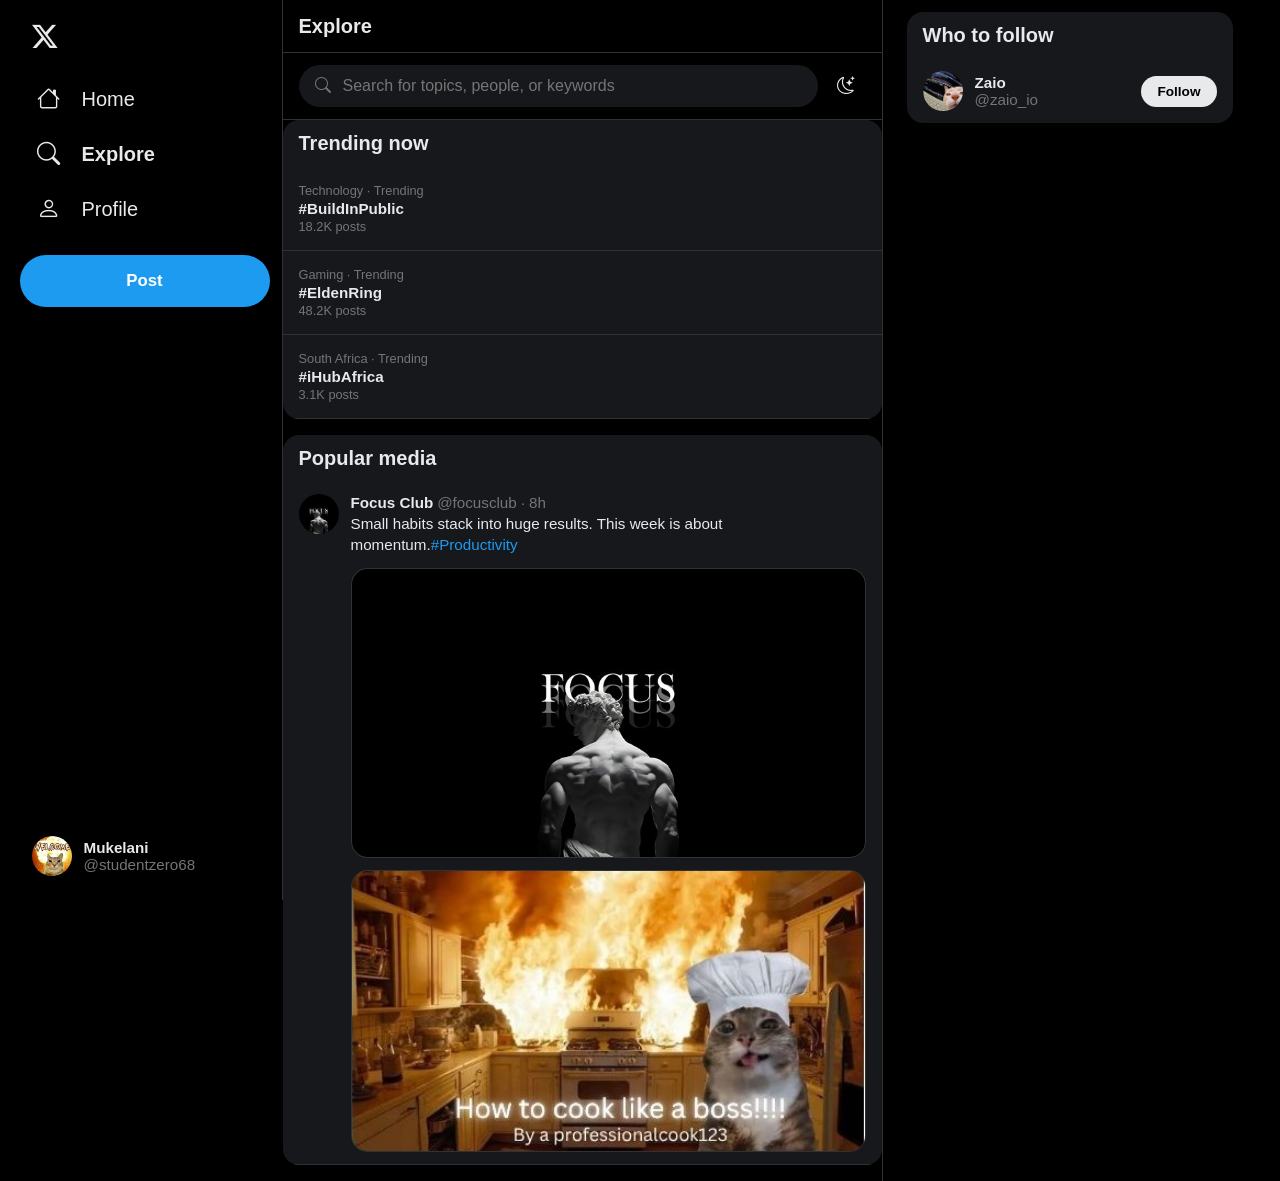
<file: explore.html>
<!DOCTYPE html>
<html lang="en">
<head>
  <meta charset="UTF-8" />
  <meta name="viewport" content="width=device-width, initial-scale=1.0" />
  <title>X — Explore</title>
  <link rel="stylesheet" href="style.css" />
  <link href="https://cdn.jsdelivr.net/npm/bootstrap-icons@1.10.5/font/bootstrap-icons.css" rel="stylesheet" />
</head>
<body>
  <div class="app-layout">
    <aside class="sidebar-left">
      <a href="index.html" class="logo">
        <i class="bi bi-twitter-x"></i>
      </a>
      <nav class="sidebar-nav">
        <a href="index.html" class="nav-item">
          <i class="bi bi-house"></i>
          <span>Home</span>
        </a>
        <a href="explore.html" class="nav-item active">
          <i class="bi bi-search"></i>
          <span>Explore</span>
        </a>
        <a href="profile.html" class="nav-item">
          <i class="bi bi-person"></i>
          <span>Profile</span>
        </a>
        <button class="tweet-btn">Post</button>
      </nav>
      <div class="sidebar-user">
        <img src="./assets/bomb cat welcome discord banner.jpg" alt="Your avatar" class="avatar-sm" />
        <div class="user-info">
          <span class="user-name">Mukelani</span>
          <span class="user-handle">@studentzero68</span>
        </div>
      </div>
    </aside>

    <main class="main-feed">
      <header class="feed-header">
        <h1>Explore</h1>
      </header>

      <div class="explore-search">
        <div class="explore-search-wrap">
          <i class="bi bi-search"></i>
          <input type="text" placeholder="Search for topics, people, or keywords" />
        </div>
        <button class="theme-toggle compact-theme-toggle" id="themeToggle" aria-label="Toggle theme">
          <i class="bi bi-moon-stars"></i>
        </button>
      </div>

      <section class="widget">
        <div class="widget-header">Trending now</div>
        <div class="trend-large">
          <div class="trend-category">Technology · Trending</div>
          <div class="trend-name">#BuildInPublic</div>
          <div class="trend-posts">18.2K posts</div>
        </div>
        <div class="trend-large">
          <div class="trend-category">Gaming · Trending</div>
          <div class="trend-name">#EldenRing</div>
          <div class="trend-posts">48.2K posts</div>
        </div>
        <div class="trend-large">
          <div class="trend-category">South Africa · Trending</div>
          <div class="trend-name">#iHubAfrica</div>
          <div class="trend-posts">3.1K posts</div>
        </div>
      </section>

      <section class="widget">
        <div class="widget-header">Popular media</div>
        <div class="tweet">
          <img src="./assets/FOCUS.jpg" alt="Explore post" class="avatar-sm" />
          <div class="tweet-body">
            <div class="tweet-header">
              <a href="#" class="tweet-name">Focus Club</a>
              <span class="tweet-handle">@focusclub</span>
              <span class="tweet-dot">·</span>
              <span class="tweet-time">8h</span>
            </div>
            <p class="tweet-content">Small habits stack into huge results. This week is about momentum.<span class="tweet-hashtag">#Productivity</span></p>
            <div class="tweet-media">
              <img src="./assets/FOCUS.jpg" alt="Thumbnail" />
            </div>
          </div>
        </div>
      </section>
    </main>

    <aside class="sidebar-right">
      <div class="widget">
        <div class="widget-header">Who to follow</div>
        <div class="follow-item">
          <img src="./assets/3799980931473722.jpg" alt="Zaio avatar" class="avatar-sm" />
          <div class="follow-info">
            <div class="user-name">Zaio</div>
            <div class="user-handle">@zaio_io</div>
          </div>
          <button class="follow-btn">Follow</button>
        </div>
      </div>
    </aside>
  </div>

  <script src="script.js"></script>
</body>
</html>
</file>
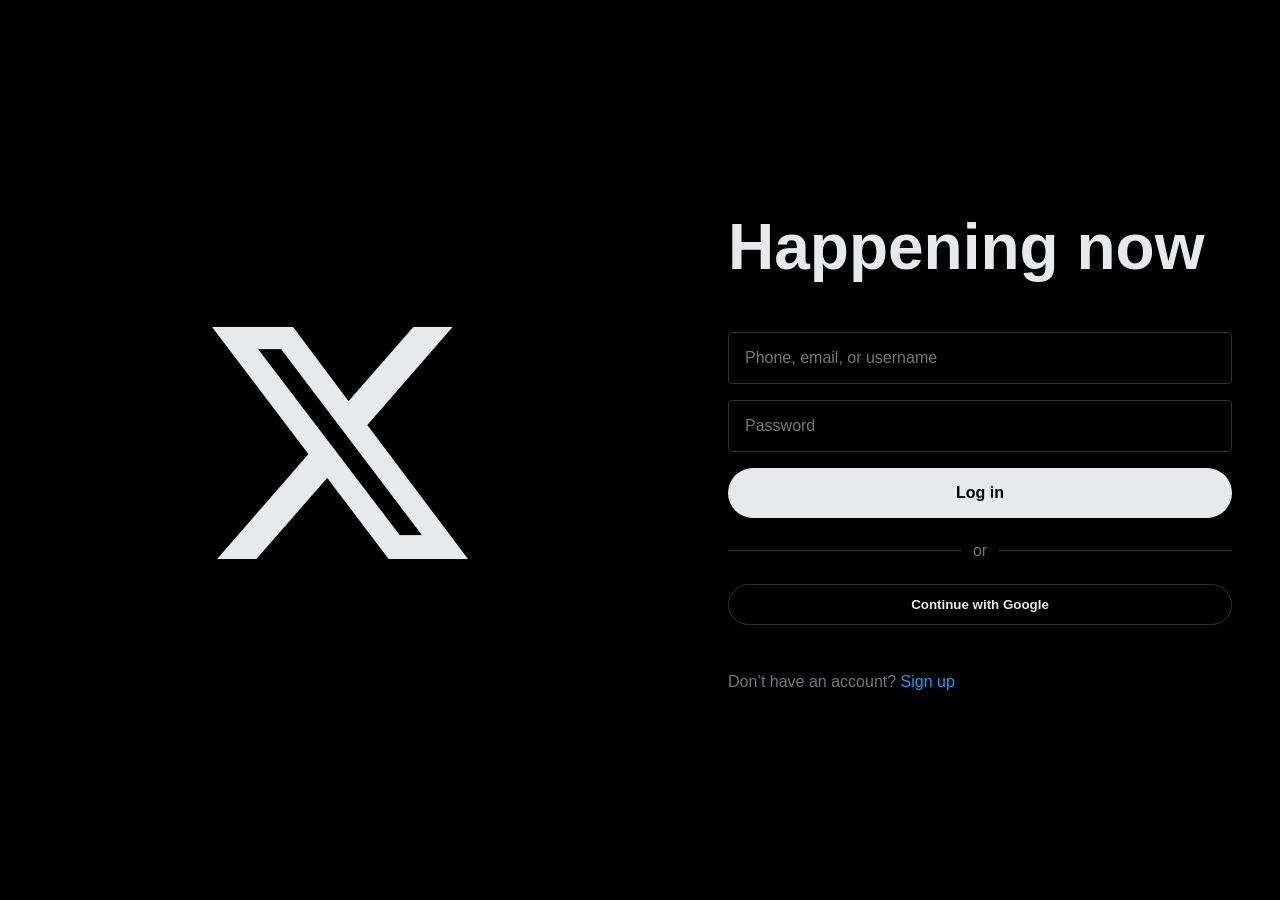
<file: login.html>
<!DOCTYPE html>
<html lang="en">
<head>
  <meta charset="UTF-8" />
  <meta name="viewport" content="width=device-width, initial-scale=1.0" />
  <title>X — Login</title>
  <link rel="stylesheet" href="style.css" />
  <link href="https://cdn.jsdelivr.net/npm/bootstrap-icons@1.10.5/font/bootstrap-icons.css" rel="stylesheet" />
</head>
<body>
  <div class="login-page">
    <div class="login-left">
      <i class="bi bi-twitter-x"></i>
    </div>
    <div class="login-right">
      <h1>Happening now</h1>
      <form class="login-form">
        <input type="text" placeholder="Phone, email, or username" />
        <input type="password" placeholder="Password" />
        <button class="login-submit" type="submit">Log in</button>
      </form>
      <div class="login-divider">or</div>
      <button class="login-google">Continue with Google</button>
      <p class="login-footer">Don’t have an account? <a href="index.html">Sign up</a></p>
    </div>
  </div>
  <script src="script.js"></script>
</body>
</html>
</file>
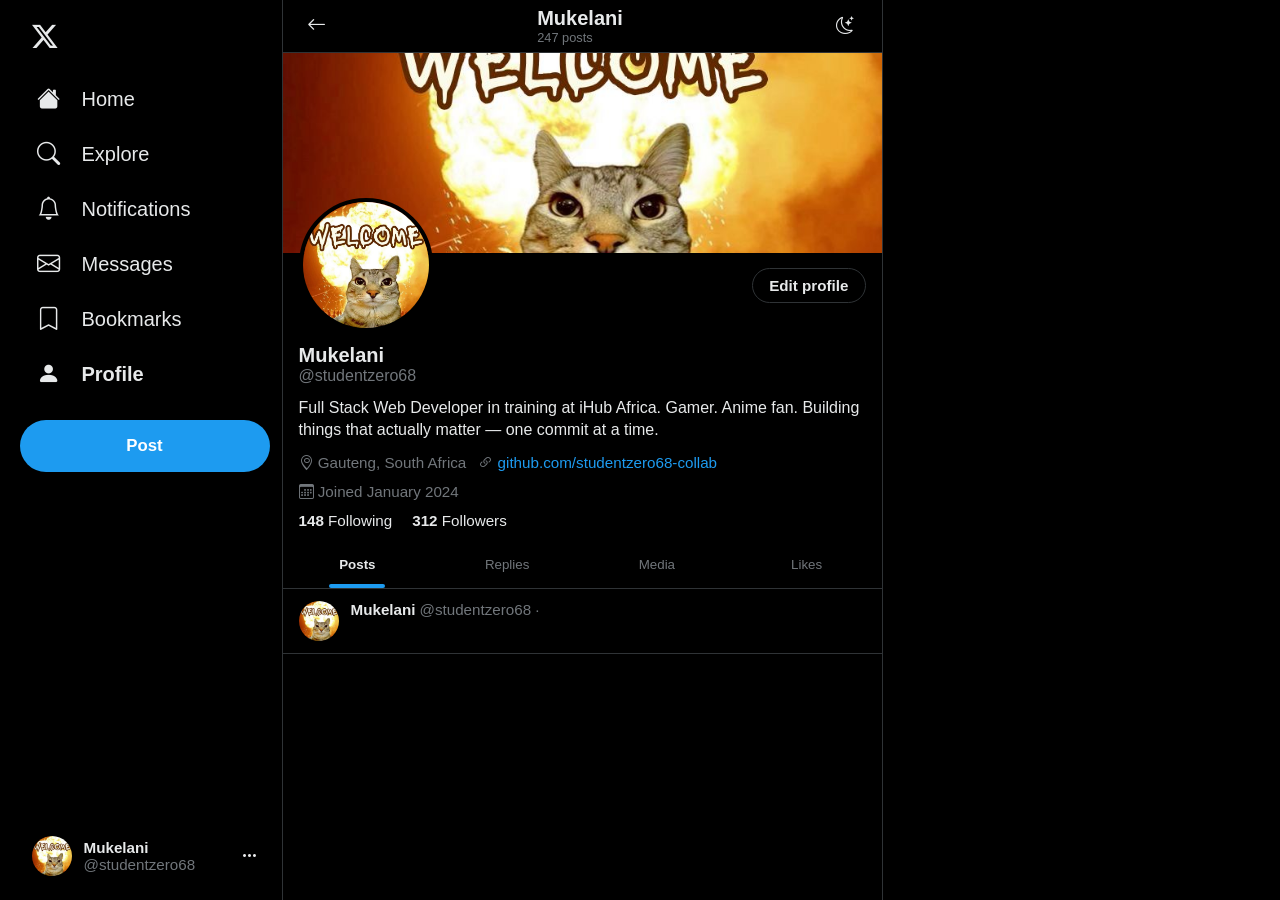
<file: profile.html>
<!DOCTYPE html>
<html lang="en">
<head>
  <meta charset="UTF-8"/>
  <meta name="viewport" content="width=device-width, initial-scale=1.0"/>
  <title>X — Mukelani (@studentzero68)</title>
  <link rel="stylesheet" href="style.css"/>
  <link href="https://cdn.jsdelivr.net/npm/bootstrap-icons@1.10.5/font/bootstrap-icons.css" rel="stylesheet"/>
</head>
<body>

  <div class="app-layout">

    <!-- LEFT SIDEBAR -->
    <aside class="sidebar-left">
      <a href="index.html" class="logo">
        <i class="bi bi-twitter-x"></i>
      </a>
      <nav class="sidebar-nav">
        <a href="index.html" class="nav-item">
          <i class="bi bi-house-fill"></i>
          <span>Home</span>
        </a>
        <a href="explore.html" class="nav-item">
          <i class="bi bi-search"></i>
          <span>Explore</span>
        </a>
        <a href="notifications.html" class="nav-item">
          <i class="bi bi-bell"></i>
          <span>Notifications</span>
        </a>
        <a href="messages.html" class="nav-item">
          <i class="bi bi-envelope"></i>
          <span>Messages</span>
        </a>
        <a href="bookmarks.html" class="nav-item">
          <i class="bi bi-bookmark"></i>
          <span>Bookmarks</span>
        </a>
        <a href="profile.html" class="nav-item active">
          <i class="bi bi-person-fill"></i>
          <span>Profile</span>
        </a>
        <button class="tweet-btn" id="openModal">Post</button>
      </nav>
      <div class="sidebar-user">
        <img src="./assets/bomb cat welcome discord banner.jpg" alt="Your avatar" class="avatar-sm"/>
        <div class="user-info">
          <span class="user-name">Mukelani</span>
          <span class="user-handle">@studentzero68</span>
        </div>
        <i class="bi bi-three-dots"></i>
      </div>
    </aside>

    <!-- MAIN FEED -->
    <main class="main-feed">

      <!-- HEADER -->
      <header class="feed-header">
        <a href="index.html" class="nav-back" aria-label="Go back">
          <i class="bi bi-arrow-left"></i>
        </a>
        <div>
          <h1>Mukelani</h1>
          <p class="feed-header-sub">247 posts</p>
        </div>
        <button class="theme-toggle" id="themeToggle" aria-label="Toggle theme">
          <i class="bi bi-moon-stars"></i>
        </button>
      </header>

      <!-- BANNER -->
      <div class="profile-banner">
        <img src="./assets/bomb cat welcome discord banner.jpg" alt="Profile banner"/>
      </div>

      <!-- PROFILE HEADER -->
      <div class="profile-header">
        <div class="profile-top">
          <img src="./assets/bomb cat welcome discord banner.jpg" alt="Mukelani profile photo" class="profile-avatar"/>
          <button class="profile-edit-btn">Edit profile</button>
        </div>
        <h2 class="profile-name">Mukelani</h2>
        <p class="profile-handle">@studentzero68</p>
        <p class="profile-bio">Full Stack Web Developer in training at iHub Africa. Gamer. Anime fan. Building things that actually matter — one commit at a time.</p>
        <div class="profile-meta">
          <span><i class="bi bi-geo-alt"></i> Gauteng, South Africa</span>
          <span><i class="bi bi-link-45deg"></i> <a href="https://github.com/studentzero68-collab" target="_blank" style="color:var(--blue)">github.com/studentzero68-collab</a></span>
          <span><i class="bi bi-calendar3"></i> Joined January 2024</span>
        </div>
        <div class="profile-stats">
          <a href="#"><span><strong>148</strong> Following</span></a>
          <a href="#"><span><strong>312</strong> Followers</span></a>
        </div>
      </div>

      <!-- PROFILE TABS -->
      <div class="profile-tabs">
        <button class="profile-tab active" data-tab="tweets">Posts</button>
        <button class="profile-tab" data-tab="replies">Replies</button>
        <button class="profile-tab" data-tab="media">Media</button>
        <button class="profile-tab" data-tab="likes">Likes</button>
      </div>

      <!-- TWEETS TAB -->
      <div class="tab-panel active" id="tab-tweets">

        <div class="tweet">
          <img src="./assets/bomb cat welcome discord banner.jpg" alt="Mukelani avatar" class="avatar-sm"/>
          <div class="tweet-body">
            <div class="tweet-header">
              <a href="profile.html" class="tweet-name">Mukelani</a>
              <span class="tweet-handle">@studentzero68</span>
              <span class="tweet-dot">·</span>
</file>
<file: style.css>
/* ============================================================
   X (Twitter) Clone — Mukelani N. Sindana
   ============================================================ */

*,
*::before,
*::after {
  margin: 0;
  padding: 0;
  box-sizing: border-box;
}

:root {
  --bg: #000000;
  --bg-surface: #16181c;
  --bg-hover: #1d1f23;
  --bg-input: #000000;
  --border: #2f3336;
  --text-primary: #e7e9ea;
  --text-secondary: #71767b;
  --blue: #1d9bf0;
  --blue-hover: #1a8cd8;
  --red: #f91880;
  --green: #00ba7c;
  --gold: #ffd400;
  --white: #ffffff;
  --sidebar-width: 275px;
  --right-sidebar-width: 350px;
  --transition: 0.2s ease;
}

[data-theme="light"] {
  --bg: #ffffff;
  --bg-surface: #f7f9f9;
  --bg-hover: #eff3f4;
  --bg-input: #ffffff;
  --border: #eff3f4;
  --text-primary: #0f1419;
  --text-secondary: #536471;
}

html {
  scroll-behavior: smooth;
}

body {
  background-color: var(--bg);
  color: var(--text-primary);
  font-family: -apple-system, BlinkMacSystemFont, "Segoe UI", Roboto, Helvetica, Arial, sans-serif;
  min-height: 100vh;
  transition: background-color var(--transition), color var(--transition);
}

body.light-mode {
  --bg: #f5f8fa;
  --bg-surface: #ffffff;
  --bg-hover: #eff3f4;
  --bg-input: #ffffff;
  --border: #e6ecf0;
  --text-primary: #0f1419;
  --text-secondary: #536471;
}

a {
  color: inherit;
  text-decoration: none;
}

button {
  font-family: inherit;
  cursor: pointer;
}

img {
  max-width: 100%;
  display: block;
}

.app-layout {
  display: flex;
  max-width: 1265px;
  margin: 0 auto;
  min-height: 100vh;
}

/* LEFT SIDEBAR */
.sidebar-left {
  width: var(--sidebar-width);
  padding: 0 12px;
  display: flex;
  flex-direction: column;
  position: sticky;
  top: 0;
  height: 100vh;
  border-right: 1px solid var(--border);
}

.logo {
  display: inline-flex;
  align-items: center;
  justify-content: center;
  width: 50px;
  height: 50px;
  margin: 12px 0;
  border-radius: 50%;
  font-size: 1.6rem;
  transition: background var(--transition);
}

.logo:hover {
  background: var(--bg-hover);
}

.sidebar-nav {
  display: flex;
  flex-direction: column;
  gap: 4px;
}

.nav-item {
  display: inline-flex;
  align-items: center;
  gap: 20px;
  padding: 12px 16px;
  border-radius: 999px;
  font-size: 1.25rem;
  font-weight: 400;
  transition: background var(--transition);
}

.nav-item i {
  font-size: 1.45rem;
  width: 26px;
  text-align: center;
}

.nav-item:hover {
  background: var(--bg-hover);
}

.nav-item.active {
  font-weight: 700;
}

.theme-toggle {
  display: inline-flex;
  align-items: center;
  justify-content: center;
  gap: 0;
  width: 40px;
  height: 40px;
  padding: 0;
  border: none;
  border-radius: 50%;
  background: transparent;
  color: var(--text-primary);
  font-size: 1rem;
  text-align: center;
  transition: background var(--transition), transform var(--transition);
  flex-shrink: 0;
}

.theme-toggle:hover {
  background: var(--bg-hover);
  transform: scale(1.04);
}

.theme-toggle i {
  font-size: 1.1rem;
  width: 20px;
  text-align: center;
}

.search-controls {
  display: flex;
  align-items: center;
  gap: 8px;
  margin-bottom: 16px;
  position: sticky;
  top: 12px;
  z-index: 5;
}

.search-controls .search-box {
  flex: 1;
  margin-bottom: 0;
}

.explore-search {
  display: flex;
  align-items: center;
  gap: 8px;
  padding: 12px 16px;
  border-bottom: 1px solid var(--border);
}

.explore-search-wrap {
  flex: 1;
  position: relative;
}

.tweet-btn {
  width: 100%;
  margin-top: 16px;
  padding: 16px;
  border: none;
  border-radius: 999px;
  background: var(--blue);
  color: var(--white);
  font-size: 1.05rem;
  font-weight: 700;
  transition: background var(--transition);
}

.tweet-btn:hover {
  background: var(--blue-hover);
}

.sidebar-user {
  margin-top: auto;
  margin-bottom: 12px;
  display: flex;
  align-items: center;
  gap: 12px;
  padding: 12px;
  border-radius: 999px;
  transition: background var(--transition);
  cursor: pointer;
}

.sidebar-user:hover {
  background: var(--bg-hover);
}

.avatar-sm {
  width: 40px;
  height: 40px;
  border-radius: 50%;
  object-fit: cover;
}

.user-info {
  flex: 1;
  display: flex;
  flex-direction: column;
  min-width: 0;
}

.user-name {
  font-size: 0.95rem;
  font-weight: 700;
  white-space: nowrap;
  overflow: hidden;
  text-overflow: ellipsis;
}

.user-handle {
  font-size: 0.95rem;
  color: var(--text-secondary);
  white-space: nowrap;
  overflow: hidden;
  text-overflow: ellipsis;
}

/* MAIN FEED */
.main-feed {
  flex: 1;
  min-width: 0;
  border-right: 1px solid var(--border);
  max-width: 600px;
}

.feed-header {
  position: sticky;
  top: 0;
  z-index: 10;
  padding: 0 16px;
  height: 53px;
  display: flex;
  align-items: center;
  justify-content: space-between;
  background: rgba(0, 0, 0, 0.65);
  backdrop-filter: blur(12px);
  border-bottom: 1px solid var(--border);
}

[data-theme="light"] .feed-header {
  background: rgba(255, 255, 255, 0.85);
}

.feed-header h1 {
  font-size: 1.25rem;
  font-weight: 700;
}

.feed-tabs {
  display: flex;
  border-bottom: 1px solid var(--border);
}

.feed-tab {
  flex: 1;
  padding: 16px;
  border: none;
  background: transparent;
  color: var(--text-secondary);
  font-size: 0.95rem;
  font-weight: 500;
  position: relative;
  transition: background var(--transition), color var(--transition);
}

.feed-tab:hover {
  background: var(--bg-hover);
  color: var(--text-primary);
}

.feed-tab.active {
  color: var(--text-primary);
  font-weight: 700;
}

.feed-tab.active::after {
  content: "";
  position: absolute;
  bottom: 0;
  left: 50%;
  transform: translateX(-50%);
  width: 56px;
  height: 4px;
  border-radius: 999px;
  background: var(--blue);
}

/* TWEET COMPOSER */
.composer {
  display: flex;
  gap: 12px;
  padding: 12px 16px;
  border-bottom: 1px solid var(--border);
}

.composer-input-wrap {
  flex: 1;
}

.composer textarea {
  width: 100%;
  min-height: 52px;
  border: none;
  background: transparent;
  color: var(--text-primary);
  font-size: 1.25rem;
  resize: none;
  outline: none;
  font-family: inherit;
}

.composer textarea::placeholder {
  color: var(--text-secondary);
}

.composer-actions {
  display: flex;
  align-items: center;
  justify-content: space-between;
  margin-top: 12px;
  padding-top: 12px;
  border-top: 1px solid var(--border);
}

.char-count {
  font-size: 0.85rem;
  color: var(--text-secondary);
}

.char-count.warning {
  color: var(--gold);
}

.char-count.danger {
  color: var(--red);
}

.composer-post {
  padding: 8px 16px;
  border: none;
  border-radius: 999px;
  background: var(--blue);
  color: var(--white);
  font-weight: 700;
  font-size: 0.95rem;
  opacity: 0.5;
  pointer-events: none;
  transition: background var(--transition), opacity var(--transition);
}

.composer-post.active {
  opacity: 1;
  pointer-events: auto;
}

.composer-post.active:hover {
  background: var(--blue-hover);
}

/* TWEET CARD */
.tweet {
  display: flex;
  gap: 12px;
  padding: 12px 16px;
  border-bottom: 1px solid var(--border);
  transition: background var(--transition);
}

.tweet:hover {
  background: var(--bg-hover);
}

.tweet-body {
  flex: 1;
  min-width: 0;
}

.tweet-header {
  display: flex;
  align-items: center;
  gap: 4px;
  flex-wrap: wrap;
  margin-bottom: 2px;
}

.tweet-name {
  font-weight: 700;
  font-size: 0.95rem;
}

.tweet-name:hover {
  text-decoration: underline;
}

.tweet-handle,
.tweet-dot,
.tweet-time {
  color: var(--text-secondary);
  font-size: 0.95rem;
}

.tweet-content {
  font-size: 0.95rem;
  line-height: 1.4;
  margin-bottom: 12px;
  white-space: pre-wrap;
  word-break: break-word;
}

.tweet-hashtag {
  color: var(--blue);
}

.tweet-hashtag:hover {
  text-decoration: underline;
}

.tweet-media {
  margin-bottom: 12px;
  border-radius: 16px;
  overflow: hidden;
  border: 1px solid var(--border);
}

.tweet-media img {
  width: 100%;
  max-height: 510px;
  object-fit: cover;
  border-radius: 16px;
}

.tweet-thumbnail {
  margin-top: 10px;
  border-radius: 16px;
  overflow: hidden;
  border: 1px solid var(--border);
}

.tweet-thumbnail img {
  width: 100%;
  max-height: 280px;
  object-fit: cover;
  display: block;
}

.tweet-actions {
  display: flex;
  justify-content: space-between;
  max-width: 425px;
}

.tweet-action {
  display: inline-flex;
  align-items: center;
  gap: 4px;
  padding: 8px;
  border: none;
  border-radius: 999px;
  background: transparent;
  color: var(--text-secondary);
  font-size: 0.85rem;
  transition: color var(--transition), background var(--transition);
}

.tweet-action i {
  font-size: 1.1rem;
}

.tweet-action:hover {
  background: rgba(29, 155, 240, 0.1);
  color: var(--blue);
}

.tweet-action.like:hover,
.tweet-action.like.active {
  color: var(--red);
  background: rgba(249, 24, 128, 0.1);
}

.tweet-action.retweet:hover,
.tweet-action.retweet.active {
  color: var(--green);
  background: rgba(0, 186, 124, 0.1);
}

/* RIGHT SIDEBAR */
.sidebar-right {
  width: var(--right-sidebar-width);
  padding: 12px 0 12px 24px;
}

.search-box {
  position: relative;
  margin-bottom: 0;
}

.search-box input {
  width: 100%;
  padding: 12px 16px 12px 44px;
  border: none;
  border-radius: 999px;
  background: var(--bg-surface);
  color: var(--text-primary);
  font-size: 0.95rem;
  outline: none;
  border: 1px solid var(--border);
  transition: border-color var(--transition), background var(--transition), box-shadow var(--transition);
}

.search-box input:focus {
  border-color: var(--blue);
  background: var(--bg);
  box-shadow: 0 0 0 2px rgba(29, 155, 240, 0.15);
}

.search-box i {
  position: absolute;
  left: 16px;
  top: 50%;
  transform: translateY(-50%);
  color: var(--text-secondary);
}

.widget {
  background: var(--bg-surface);
  border-radius: 16px;
  margin-bottom: 16px;
  overflow: hidden;
}

.widget-header {
  padding: 12px 16px;
  font-size: 1.25rem;
  font-weight: 800;
}

.widget-item {
  display: block;
  padding: 12px 16px;
  transition: background var(--transition);
  cursor: pointer;
}

.widget-item:hover {
  background: var(--bg-hover);
}

.trend-category {
  font-size: 0.8rem;
  color: var(--text-secondary);
}

.trend-name {
  font-weight: 700;
  font-size: 0.95rem;
  margin: 2px 0;
}

.trend-posts {
  font-size: 0.8rem;
  color: var(--text-secondary);
}

.follow-item {
  display: flex;
  align-items: center;
  gap: 12px;
  padding: 12px 16px;
  transition: background var(--transition);
}

.follow-item:hover {
  background: var(--bg-hover);
}

.follow-info {
  flex: 1;
  min-width: 0;
}

.follow-btn {
  padding: 8px 16px;
  border: none;
  border-radius: 999px;
  background: var(--text-primary);
  color: var(--bg);
  font-weight: 700;
  font-size: 0.85rem;
  transition: background var(--transition), color var(--transition);
}

.follow-btn:hover {
  opacity: 0.9;
}

.follow-btn.following {
  background: transparent;
  color: var(--text-primary);
  border: 1px solid var(--border);
}

.widget-footer {
  display: block;
  padding: 16px;
  color: var(--blue);
  font-size: 0.95rem;
  transition: background var(--transition);
}

.widget-footer:hover {
  background: var(--bg-hover);
}

/* PROFILE PAGE */
.profile-banner {
  height: 200px;
  background: var(--bg-surface);
  overflow: hidden;
}

.profile-banner img {
  width: 100%;
  height: 100%;
  object-fit: cover;
}

.profile-header {
  padding: 12px 16px;
}

.profile-top {
  display: flex;
  justify-content: space-between;
  align-items: flex-start;
  margin-top: -67px;
  margin-bottom: 12px;
}

.profile-avatar {
  width: 134px;
  height: 134px;
  border-radius: 50%;
  border: 4px solid var(--bg);
  object-fit: cover;
}

.profile-edit-btn {
  margin-top: 70px;
  padding: 8px 16px;
  border: 1px solid var(--border);
  border-radius: 999px;
  background: transparent;
  color: var(--text-primary);
  font-weight: 700;
  font-size: 0.95rem;
  transition: background var(--transition);
}

.profile-edit-btn:hover {
  background: var(--bg-hover);
}

.profile-name {
  font-size: 1.25rem;
  font-weight: 800;
}

.profile-handle {
  color: var(--text-secondary);
  margin-bottom: 12px;
}

.profile-bio {
  margin-bottom: 12px;
  line-height: 1.4;
}

.profile-meta {
  display: flex;
  flex-wrap: wrap;
  gap: 12px;
  color: var(--text-secondary);
  font-size: 0.95rem;
  margin-bottom: 12px;
}

.profile-stats {
  display: flex;
  gap: 20px;
  font-size: 0.95rem;
}

.profile-stats strong {
  color: var(--text-primary);
}

.profile-tabs {
  display: flex;
  border-bottom: 1px solid var(--border);
}

.profile-tab {
  flex: 1;
  padding: 16px;
  border: none;
  background: transparent;
  color: var(--text-secondary);
  font-weight: 500;
  transition: background var(--transition), color var(--transition);
  position: relative;
}

.profile-tab:hover {
  background: var(--bg-hover);
  color: var(--text-primary);
}

.profile-tab.active {
  color: var(--text-primary);
  font-weight: 700;
}

.profile-tab.active::after {
  content: "";
  position: absolute;
  bottom: 0;
  left: 50%;
  transform: translateX(-50%);
  width: 56px;
  height: 4px;
  border-radius: 999px;
  background: var(--blue);
}

.tab-panel {
  display: none;
}

.tab-panel.active {
  display: block;
}

.media-grid {
  display: grid;
  grid-template-columns: repeat(3, 1fr);
  gap: 2px;
}

.media-grid img {
  width: 100%;
  aspect-ratio: 1;
  object-fit: cover;
}

/* EXPLORE */
.explore-search input {
  width: 100%;
  padding: 12px 16px 12px 44px;
  border: none;
  border-radius: 999px;
  background: var(--bg-surface);
  color: var(--text-primary);
  font-size: 1rem;
  outline: none;
}

.explore-search-wrap {
  position: relative;
}

.explore-search-wrap i {
  position: absolute;
  left: 16px;
  top: 50%;
  transform: translateY(-50%);
  color: var(--text-secondary);
}

.trend-large {
  padding: 16px;
  border-bottom: 1px solid var(--border);
  transition: background var(--transition);
}

.trend-large:hover {
  background: var(--bg-hover);
}

/* NOTIFICATIONS */
.notif-tabs {
  display: flex;
  border-bottom: 1px solid var(--border);
}

.notif-tab {
  flex: 1;
  padding: 16px;
  border: none;
  background: transparent;
  color: var(--text-secondary);
  font-weight: 500;
}

.notif-tab.active {
  color: var(--text-primary);
  font-weight: 700;
  box-shadow: inset 0 -4px 0 var(--blue);
}

.notif-card {
  display: flex;
  gap: 12px;
  padding: 12px 16px;
  border-bottom: 1px solid var(--border);
  transition: background var(--transition);
}

.notif-card:hover {
  background: var(--bg-hover);
}

.notif-card.unread {
  background: rgba(29, 155, 240, 0.05);
}

.notif-icon {
  color: var(--blue);
  font-size: 1.5rem;
}

.notif-text {
  font-size: 0.95rem;
  line-height: 1.4;
}

.notif-text strong {
  font-weight: 700;
}

.notif-time {
  color: var(--text-secondary);
  font-size: 0.85rem;
  margin-top: 4px;
}

/* MESSAGES */
.messages-layout {
  display: flex;
  min-height: calc(100vh - 53px);
}

.convo-list {
  width: 350px;
  border-right: 1px solid var(--border);
}

.convo-item {
  display: flex;
  gap: 12px;
  padding: 16px;
  border-bottom: 1px solid var(--border);
  transition: background var(--transition);
  cursor: pointer;
}

.convo-item:hover,
.convo-item.active {
  background: var(--bg-hover);
}

.convo-preview {
  flex: 1;
  min-width: 0;
}

.convo-top {
  display: flex;
  justify-content: space-between;
  margin-bottom: 2px;
}

.convo-name {
  font-weight: 700;
}

.convo-time {
  color: var(--text-secondary);
  font-size: 0.85rem;
}

.convo-msg {
  color: var(--text-secondary);
  font-size: 0.95rem;
  white-space: nowrap;
  overflow: hidden;
  text-overflow: ellipsis;
}

.chat-panel {
  flex: 1;
  display: flex;
  flex-direction: column;
  justify-content: center;
  align-items: center;
  color: var(--text-secondary);
  padding: 24px;
  text-align: center;
}

.chat-panel h2 {
  font-size: 1.5rem;
  color: var(--text-primary);
  margin-bottom: 8px;
}

/* BOOKMARKS */
.empty-state {
  padding: 48px 32px;
  text-align: center;
}

.empty-state i {
  font-size: 3rem;
  color: var(--text-secondary);
  margin-bottom: 16px;
}

.empty-state h2 {
  font-size: 1.5rem;
  margin-bottom: 8px;
}

.empty-state p {
  color: var(--text-secondary);
  max-width: 320px;
  margin: 0 auto;
}

/* LOGIN PAGE */
.login-page {
  min-height: 100vh;
  display: flex;
}

.login-left {
  flex: 1;
  display: flex;
  align-items: center;
  justify-content: center;
  background: var(--bg);
}

.login-left i {
  font-size: clamp(8rem, 20vw, 18rem);
}

.login-right {
  flex: 1;
  display: flex;
  flex-direction: column;
  justify-content: center;
  padding: 48px;
  max-width: 600px;
}

.login-right h1 {
  font-size: 4rem;
  font-weight: 700;
  margin-bottom: 48px;
}

.login-form {
  display: flex;
  flex-direction: column;
  gap: 16px;
}

.login-form input {
  padding: 16px;
  border: 1px solid var(--border);
  border-radius: 4px;
  background: var(--bg);
  color: var(--text-primary);
  font-size: 1rem;
  outline: none;
}

.login-form input:focus {
  border-color: var(--blue);
}

.login-submit {
  padding: 16px;
  border: none;
  border-radius: 999px;
  background: var(--text-primary);
  color: var(--bg);
  font-weight: 700;
  font-size: 1rem;
}

.login-submit:hover {
  opacity: 0.9;
}

.login-divider {
  display: flex;
  align-items: center;
  gap: 12px;
  margin: 24px 0;
  color: var(--text-secondary);
}

.login-divider::before,
.login-divider::after {
  content: "";
  flex: 1;
  height: 1px;
  background: var(--border);
}

.login-google {
  padding: 12px;
  border: 1px solid var(--border);
  border-radius: 999px;
  background: transparent;
  color: var(--text-primary);
  font-weight: 700;
}

.login-footer {
  margin-top: 48px;
  color: var(--text-secondary);
}

.login-footer a {
  color: var(--blue);
}

/* MODAL */
.modal-overlay {
  position: fixed;
  inset: 0;
  background: rgba(91, 112, 131, 0.4);
  display: flex;
  align-items: flex-start;
  justify-content: center;
  padding: 5vh 16px;
  z-index: 1000;
  opacity: 0;
  visibility: hidden;
  transition: opacity var(--transition), visibility var(--transition);
}

.modal-overlay.open {
  opacity: 1;
  visibility: visible;
}

.modal {
  width: 100%;
  max-width: 600px;
  background: var(--bg);
  border-radius: 16px;
  overflow: hidden;
}

.modal-header {
  display: flex;
  align-items: center;
  justify-content: space-between;
  padding: 12px 16px;
  border-bottom: 1px solid var(--border);
}

.modal-close {
  width: 36px;
  height: 36px;
  border: none;
  border-radius: 50%;
  background: transparent;
  color: var(--text-primary);
  font-size: 1.25rem;
  display: flex;
  align-items: center;
  justify-content: center;
  transition: background var(--transition);
}

.modal-close:hover {
  background: var(--bg-hover);
}

.modal-post {
  padding: 8px 16px;
  border: none;
  border-radius: 999px;
  background: var(--blue);
  color: var(--white);
  font-weight: 700;
  opacity: 0.5;
  pointer-events: none;
}

.modal-post.active {
  opacity: 1;
  pointer-events: auto;
}

.modal-body {
  padding: 12px 16px 16px;
  display: flex;
  gap: 12px;
}

.modal-body textarea {
  flex: 1;
  min-height: 120px;
  border: none;
  background: transparent;
  color: var(--text-primary);
  font-size: 1.25rem;
  resize: none;
  outline: none;
  font-family: inherit;
}

/* SKELETONS */
.skeleton-wrap {
  padding: 12px 16px;
}

.skeleton {
  background: linear-gradient(90deg, var(--bg-surface) 25%, var(--bg-hover) 50%, var(--bg-surface) 75%);
  background-size: 200% 100%;
  animation: shimmer 1.5s infinite;
  border-radius: 8px;
}

.skeleton-row {
  display: flex;
  gap: 12px;
  margin-bottom: 16px;
}

.skeleton-avatar {
  width: 48px;
  height: 48px;
  border-radius: 50%;
  flex-shrink: 0;
}

.skeleton-lines {
  flex: 1;
}

.skeleton-line {
  height: 14px;
  margin-bottom: 8px;
}

.skeleton-line.short {
  width: 40%;
}

.skeleton-line.medium {
  width: 70%;
}

.skeleton-line.long {
  width: 100%;
  height: 180px;
  border-radius: 16px;
}

@keyframes shimmer {
  0% { background-position: 200% 0; }
  100% { background-position: -200% 0; }
}

.hidden {
  display: none !important;
}

/* MOBILE NAV */
.mobile-nav {
  display: none;
  position: fixed;
  bottom: 0;
  left: 0;
  right: 0;
  height: 53px;
  background: var(--bg);
  border-top: 1px solid var(--border);
  z-index: 100;
}

.mobile-nav a,
.mobile-nav button {
  flex: 1;
  display: flex;
  align-items: center;
  justify-content: center;
  border: none;
  background: transparent;
  color: var(--text-secondary);
  font-size: 1.4rem;
  transition: color var(--transition);
}

.mobile-nav a.active,
.mobile-nav a:hover {
  color: var(--text-primary);
}

.mobile-compose {
  width: 56px;
  height: 56px;
  border-radius: 50%;
  background: var(--blue);
  color: var(--white);
  position: fixed;
  bottom: 70px;
  right: 16px;
  z-index: 99;
  border: none;
  font-size: 1.5rem;
  box-shadow: 0 4px 12px rgba(0, 0, 0, 0.3);
  display: none;
}

.mobile-compose:hover {
  background: var(--blue-hover);
}

/* RESPONSIVE */
@media (max-width: 1080px) {
  .sidebar-right {
    display: none;
  }
}

@media (max-width: 820px) {
  .sidebar-left {
    width: 88px;
    align-items: center;
  }

  .sidebar-left .nav-item span,
  .sidebar-left .theme-toggle span,
  .sidebar-left .user-info,
  .sidebar-left .sidebar-user > .bi-three-dots {
    display: none;
  }

  .sidebar-left .nav-item,
  .sidebar-left .theme-toggle {
    justify-content: center;
    padding: 12px;
  }

  .sidebar-left .tweet-btn {
    width: 50px;
    height: 50px;
    padding: 0;
    font-size: 0;
  }

  .sidebar-left .tweet-btn::after {
    content: "+";
    font-size: 1.5rem;
  }

  .sidebar-user {
    justify-content: center;
    padding: 8px;
  }
}

@media (max-width: 600px) {
  .composer {
    padding: 12px 12px 16px;
  }

  .tweet {
    padding: 12px;
  }

  .login-right {
    padding: 24px;
  }

  .login-right h1 {
    font-size: 2.4rem;
  }

  .sidebar-left {
    display: none;
  }

  .main-feed {
    max-width: 100%;
    border-right: none;
    padding-bottom: 60px;
  }

  .mobile-nav {
    display: flex;
  }

  .mobile-compose {
    display: flex;
    align-items: center;
    justify-content: center;
  }

  .messages-layout {
    flex-direction: column;
  }

  .convo-list {
    width: 100%;
  }

  .chat-panel {
    display: none;
  }

  .login-page {
    flex-direction: column;
  }

  .login-left {
    padding: 48px;
  }

  .login-right h1 {
    font-size: 2.5rem;
    margin-bottom: 32px;
  }
}

@media (min-width: 2560px) {
  .app-layout {
    max-width: 1400px;
  }

  .main-feed {
    max-width: 700px;
  }
}

/* BACK BUTTON */
.nav-back {
  display: inline-flex;
  align-items: center;
  justify-content: center;
  width: 36px;
  height: 36px;
  border-radius: 50%;
  font-size: 1.2rem;
  transition: background var(--transition);
}
.nav-back:hover {
  background: var(--bg-hover);
}

/* FEED HEADER SUBTITLE */
.feed-header-sub {
  font-size: 0.8rem;
  color: var(--text-secondary);
  margin: 0;
}
</file>
